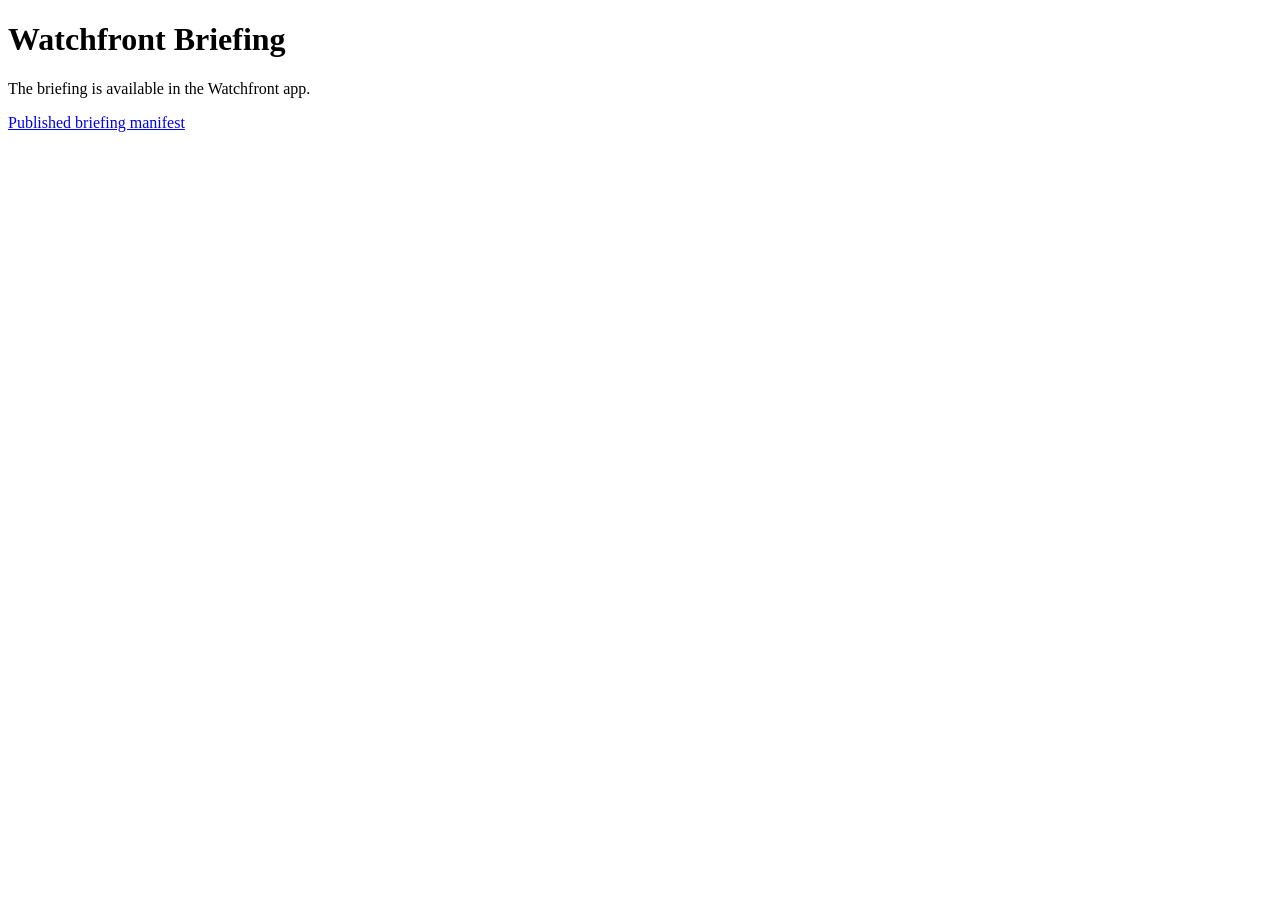
<file: index.html>
<!doctype html><html lang="en"><meta charset="utf-8"><meta name="viewport" content="width=device-width, initial-scale=1"><title>Watchfront Briefing</title><body><h1>Watchfront Briefing</h1><p>The briefing is available in the Watchfront app.</p><p><a href="brief.json">Published briefing manifest</a></p></body></html>
</file>
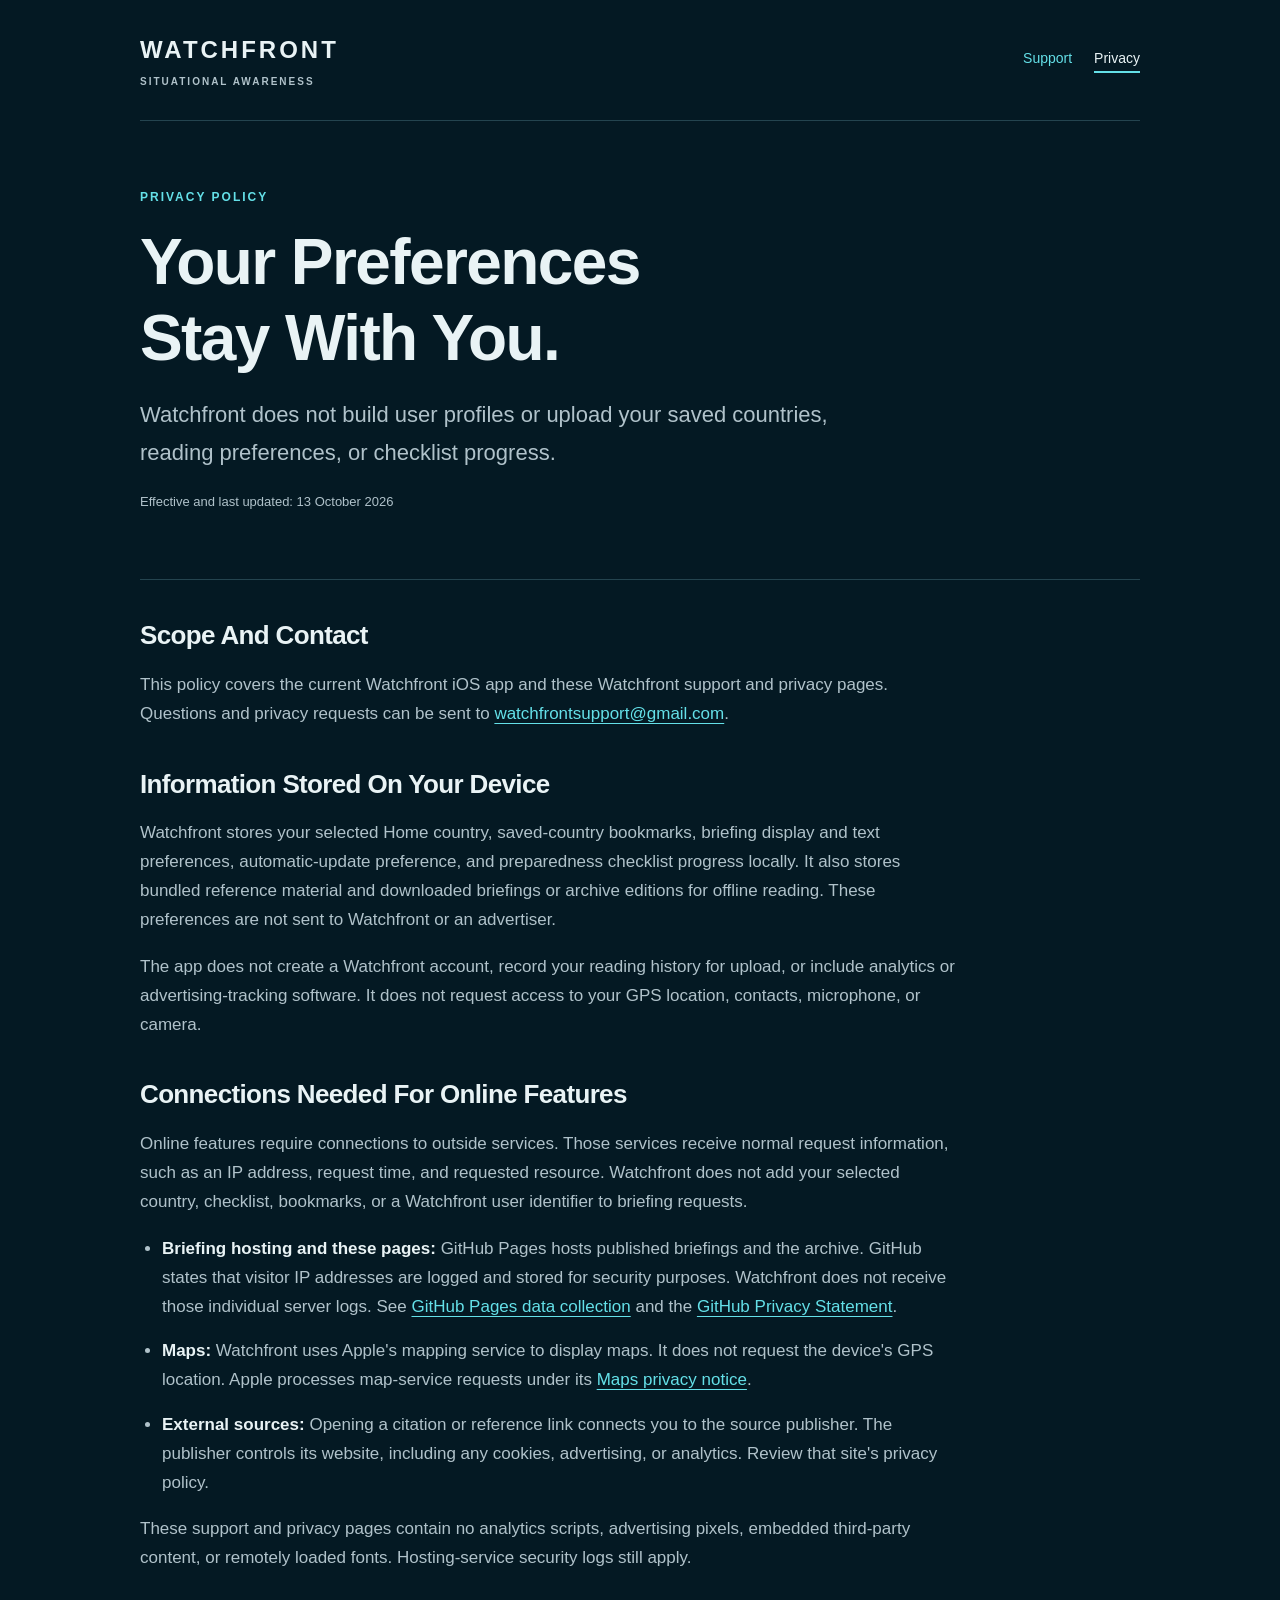
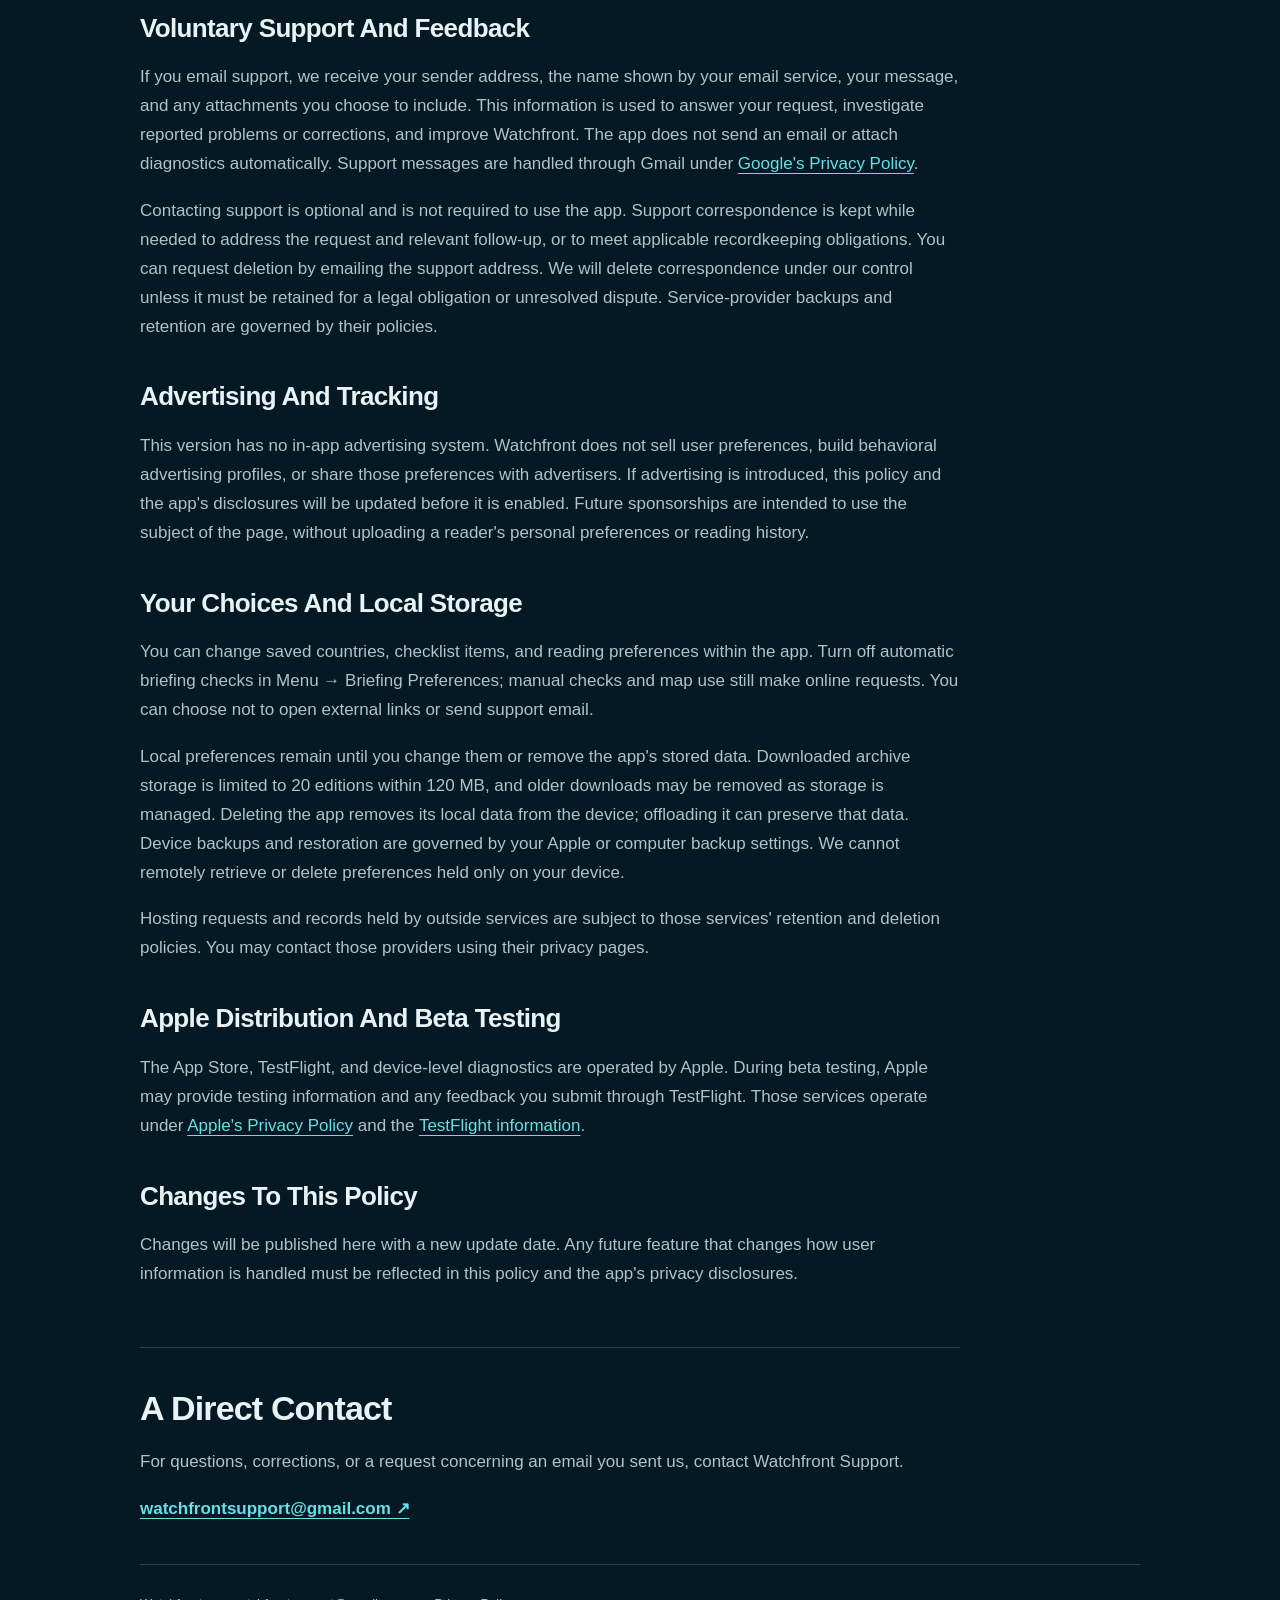
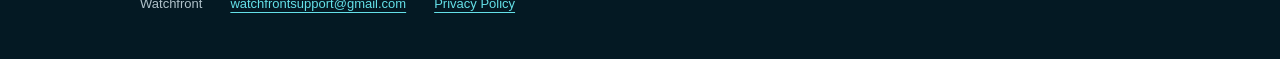
<file: privacy/index.html>
<!doctype html>
<html lang="en"><head><meta charset="utf-8"><meta name="viewport" content="width=device-width, initial-scale=1">
<meta name="description" content="How Watchfront handles local preferences, online services, and voluntary support.">
<meta name="color-scheme" content="dark"><meta name="referrer" content="no-referrer">
<meta http-equiv="Content-Security-Policy" content="default-src 'none'; style-src 'self'; img-src 'self'; base-uri 'none'; form-action 'none'">
<title>Privacy Policy · Watchfront</title><link rel="stylesheet" href="../watchfront-site.css"></head>
<body><a class="skip" href="#content">Skip to content</a>
<header class="header"><a class="brand" href="../support/" aria-label="Watchfront support">WATCHFRONT<span>Situational Awareness</span></a>
<nav aria-label="Main navigation"><a href="../support/" >Support</a><a href="../privacy/" aria-current="page">Privacy</a></nav></header>
<main id="content">
<section class="hero"><p class="eyebrow">Privacy Policy</p><h1>Your Preferences<br>Stay With You.</h1>
<p class="lead">Watchfront does not build user profiles or upload your saved countries, reading preferences, or checklist progress.</p>
<p class="small">Effective and last updated: 13 October 2026</p></section>
<section class="policy" aria-label="Privacy policy details">
<h2>Scope And Contact</h2><p>This policy covers the current Watchfront iOS app and these Watchfront support and privacy pages. Questions and privacy requests can be sent to <a href="mailto:watchfrontsupport@gmail.com">watchfrontsupport@gmail.com</a>.</p>
<h2>Information Stored On Your Device</h2><p>Watchfront stores your selected Home country, saved-country bookmarks, briefing display and text preferences, automatic-update preference, and preparedness checklist progress locally. It also stores bundled reference material and downloaded briefings or archive editions for offline reading. These preferences are not sent to Watchfront or an advertiser.</p>
<p>The app does not create a Watchfront account, record your reading history for upload, or include analytics or advertising-tracking software. It does not request access to your GPS location, contacts, microphone, or camera.</p>
<h2>Connections Needed For Online Features</h2><p>Online features require connections to outside services. Those services receive normal request information, such as an IP address, request time, and requested resource. Watchfront does not add your selected country, checklist, bookmarks, or a Watchfront user identifier to briefing requests.</p>
<ul><li><strong>Briefing hosting and these pages:</strong> GitHub Pages hosts published briefings and the archive. GitHub states that visitor IP addresses are logged and stored for security purposes. Watchfront does not receive those individual server logs. See <a href="https://docs.github.com/en/pages/getting-started-with-github-pages/what-is-github-pages">GitHub Pages data collection</a> and the <a href="https://docs.github.com/en/site-policy/privacy-policies/github-general-privacy-statement">GitHub Privacy Statement</a>.</li>
<li><strong>Maps:</strong> Watchfront uses Apple's mapping service to display maps. It does not request the device's GPS location. Apple processes map-service requests under its <a href="https://www.apple.com/legal/privacy/data/en/apple-maps/">Maps privacy notice</a>.</li>
<li><strong>External sources:</strong> Opening a citation or reference link connects you to the source publisher. The publisher controls its website, including any cookies, advertising, or analytics. Review that site's privacy policy.</li></ul>
<p>These support and privacy pages contain no analytics scripts, advertising pixels, embedded third-party content, or remotely loaded fonts. Hosting-service security logs still apply.</p>
<h2>Voluntary Support And Feedback</h2><p>If you email support, we receive your sender address, the name shown by your email service, your message, and any attachments you choose to include. This information is used to answer your request, investigate reported problems or corrections, and improve Watchfront. The app does not send an email or attach diagnostics automatically. Support messages are handled through Gmail under <a href="https://policies.google.com/privacy">Google's Privacy Policy</a>.</p>
<p>Contacting support is optional and is not required to use the app. Support correspondence is kept while needed to address the request and relevant follow-up, or to meet applicable recordkeeping obligations. You can request deletion by emailing the support address. We will delete correspondence under our control unless it must be retained for a legal obligation or unresolved dispute. Service-provider backups and retention are governed by their policies.</p>
<h2>Advertising And Tracking</h2><p>This version has no in-app advertising system. Watchfront does not sell user preferences, build behavioral advertising profiles, or share those preferences with advertisers. If advertising is introduced, this policy and the app's disclosures will be updated before it is enabled. Future sponsorships are intended to use the subject of the page, without uploading a reader's personal preferences or reading history.</p>
<h2>Your Choices And Local Storage</h2><p>You can change saved countries, checklist items, and reading preferences within the app. Turn off automatic briefing checks in Menu → Briefing Preferences; manual checks and map use still make online requests. You can choose not to open external links or send support email.</p>
<p>Local preferences remain until you change them or remove the app's stored data. Downloaded archive storage is limited to 20 editions within 120 MB, and older downloads may be removed as storage is managed. Deleting the app removes its local data from the device; offloading it can preserve that data. Device backups and restoration are governed by your Apple or computer backup settings. We cannot remotely retrieve or delete preferences held only on your device.</p>
<p>Hosting requests and records held by outside services are subject to those services' retention and deletion policies. You may contact those providers using their privacy pages.</p>
<h2>Apple Distribution And Beta Testing</h2><p>The App Store, TestFlight, and device-level diagnostics are operated by Apple. During beta testing, Apple may provide testing information and any feedback you submit through TestFlight. Those services operate under <a href="https://www.apple.com/legal/privacy/">Apple's Privacy Policy</a> and the <a href="https://testflight.apple.com/">TestFlight information</a>.</p>
<h2>Changes To This Policy</h2><p>Changes will be published here with a new update date. Any future feature that changes how user information is handled must be reflected in this policy and the app's privacy disclosures.</p>
</section><section class="closing"><h2>A Direct Contact</h2><p>For questions, corrections, or a request concerning an email you sent us, contact Watchfront Support.</p><a class="text-link" href="mailto:watchfrontsupport@gmail.com">watchfrontsupport@gmail.com ↗</a></section>
</main>
<footer><span>Watchfront</span><a href="mailto:watchfrontsupport@gmail.com">watchfrontsupport@gmail.com</a><a href="../privacy/">Privacy Policy</a></footer></body></html>
</file>
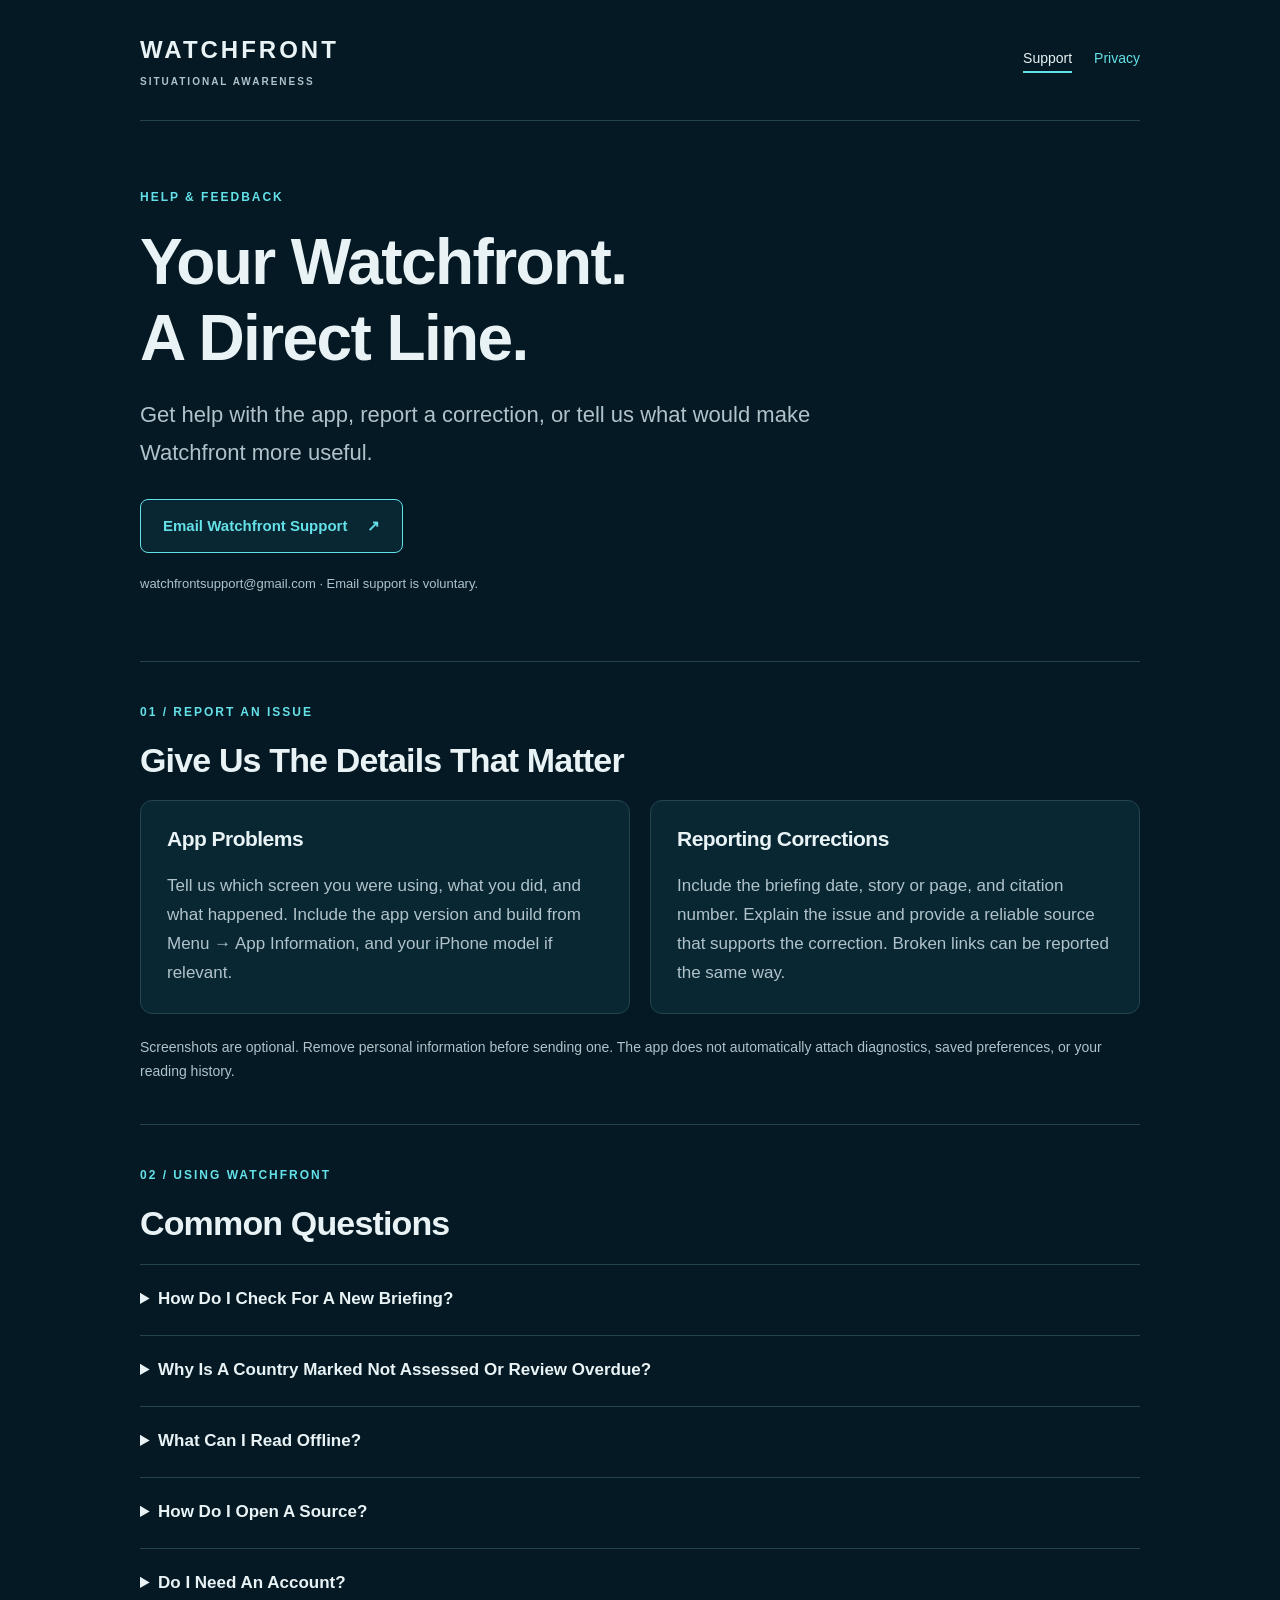
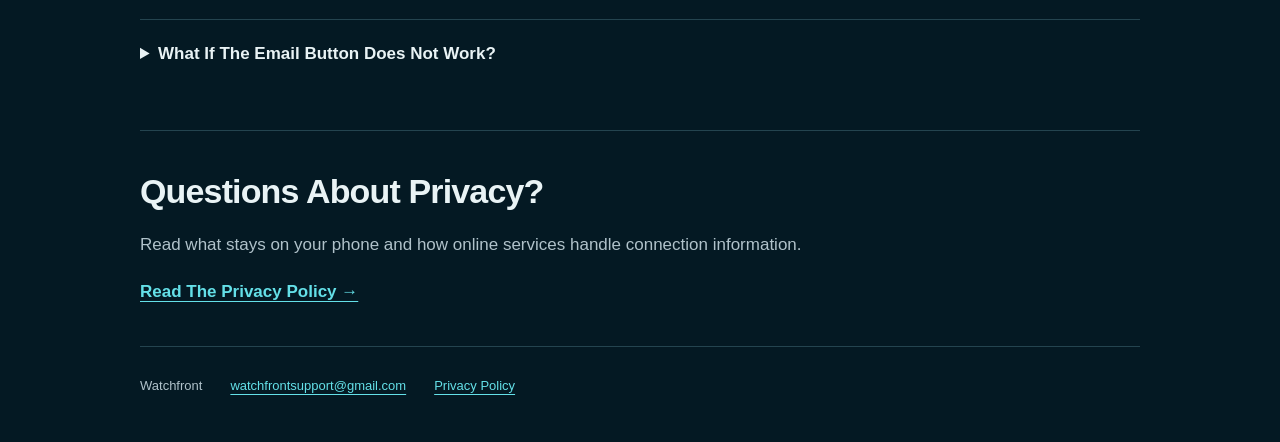
<file: support/index.html>
<!doctype html>
<html lang="en"><head><meta charset="utf-8"><meta name="viewport" content="width=device-width, initial-scale=1">
<meta name="description" content="Help, feedback, and reporting corrections for Watchfront.">
<meta name="color-scheme" content="dark"><meta name="referrer" content="no-referrer">
<meta http-equiv="Content-Security-Policy" content="default-src 'none'; style-src 'self'; img-src 'self'; base-uri 'none'; form-action 'none'">
<title>Support & Feedback · Watchfront</title><link rel="stylesheet" href="../watchfront-site.css"></head>
<body><a class="skip" href="#content">Skip to content</a>
<header class="header"><a class="brand" href="../support/" aria-label="Watchfront support">WATCHFRONT<span>Situational Awareness</span></a>
<nav aria-label="Main navigation"><a href="../support/" aria-current="page">Support</a><a href="../privacy/" >Privacy</a></nav></header>
<main id="content">
<section class="hero"><p class="eyebrow">Help &amp; Feedback</p><h1>Your Watchfront.<br>A Direct Line.</h1>
<p class="lead">Get help with the app, report a correction, or tell us what would make Watchfront more useful.</p>
<a class="button" href="mailto:watchfrontsupport@gmail.com?subject=Watchfront%20Support">Email Watchfront Support <span aria-hidden="true">↗</span></a>
<p class="small">watchfrontsupport@gmail.com · Email support is voluntary.</p></section>
<section aria-labelledby="report"><p class="eyebrow">01 / Report An Issue</p><h2 id="report">Give Us The Details That Matter</h2>
<div class="grid"><article class="card"><h3>App Problems</h3><p>Tell us which screen you were using, what you did, and what happened. Include the app version and build from Menu → App Information, and your iPhone model if relevant.</p></article>
<article class="card"><h3>Reporting Corrections</h3><p>Include the briefing date, story or page, and citation number. Explain the issue and provide a reliable source that supports the correction. Broken links can be reported the same way.</p></article></div>
<p class="note">Screenshots are optional. Remove personal information before sending one. The app does not automatically attach diagnostics, saved preferences, or your reading history.</p></section>
<section aria-labelledby="help"><p class="eyebrow">02 / Using Watchfront</p><h2 id="help">Common Questions</h2>
<details><summary>How Do I Check For A New Briefing?</summary><p>Open Menu → Check For New Briefing, or use the refresh button in Briefing Details. You can turn automatic checks on or off in Menu → Briefing Preferences. An internet connection is needed to download a new edition.</p></details>
<details><summary>Why Is A Country Marked Not Assessed Or Review Overdue?</summary><p>Home indicators need a reviewed assessment for the selected country. Not Assessed means one is unavailable. Review Overdue means the published assessment has passed its review deadline. Neither means the country has a Low risk rating. Map advisory colors and handbook entries are separate from Home indicators.</p></details>
<details><summary>What Can I Read Offline?</summary><p>The bundled or downloaded briefing, bundled handbook, preparedness guides, and saved preferences are available offline. Previously downloaded archive editions can also be read offline. New downloads, external sources, and uncached map imagery need a connection.</p></details>
<details><summary>How Do I Open A Source?</summary><p>Tap a bracketed citation in the brief or reading view. The final briefing page lists the sources. The publisher's website opens online and applies its own privacy practices. If a link fails, send us the edition date and citation number.</p></details>
<details><summary>Do I Need An Account?</summary><p>No Watchfront account is required in this version. Country selections, bookmarks, reading preferences, and checklist progress are saved on your device and are not uploaded to a Watchfront user profile.</p></details>
<details><summary>What If The Email Button Does Not Work?</summary><p>Copy watchfrontsupport@gmail.com into your preferred email app or website. Clicking the button only opens a draft; you choose whether to send it.</p></details></section>
<section class="closing"><h2>Questions About Privacy?</h2><p>Read what stays on your phone and how online services handle connection information.</p><a class="text-link" href="../privacy/">Read The Privacy Policy →</a></section>
</main>
<footer><span>Watchfront</span><a href="mailto:watchfrontsupport@gmail.com">watchfrontsupport@gmail.com</a><a href="../privacy/">Privacy Policy</a></footer></body></html>
</file>
<file: watchfront-site.css>
:root{color-scheme:dark;--bg:#041923;--panel:#092732;--text:#e9f3f5;--muted:#b0c2ca;--accent:#64e0e8;--line:#24444f}
*{box-sizing:border-box}html{scroll-behavior:smooth}body{margin:0;background:var(--bg);color:var(--text);font:17px/1.7 -apple-system,BlinkMacSystemFont,"Segoe UI",sans-serif}
a{color:var(--accent);text-underline-offset:4px;overflow-wrap:anywhere}a:hover{color:#fff}a:focus-visible,summary:focus-visible{outline:3px solid var(--accent);outline-offset:5px;border-radius:3px}
.skip{position:absolute;top:-100px;left:20px;padding:12px;background:var(--panel);z-index:10}.skip:focus{top:12px}
.header,main,footer{width:min(100% - 48px,1000px);margin-inline:auto}.header{display:flex;justify-content:space-between;align-items:center;gap:24px;padding-block:30px;border-bottom:1px solid var(--line)}
.brand{text-decoration:none;color:var(--text);font-size:24px;font-weight:750;letter-spacing:3px}.brand span{display:block;color:var(--muted);font-size:10px;letter-spacing:2px;text-transform:uppercase;margin-top:2px}
nav{display:flex;gap:22px}nav a{text-decoration:none;font-size:14px}nav a[aria-current]{color:var(--text);border-bottom:2px solid var(--accent)}
.hero{padding:66px 0 48px;border-bottom:1px solid var(--line)}.eyebrow{font-size:12px;font-weight:700;letter-spacing:2px;text-transform:uppercase;color:var(--accent);margin:0 0 18px}
h1,h2,h3{line-height:1.18;margin:0 0 20px;letter-spacing:-.025em}h1{font-size:clamp(36px,6vw,64px);max-width:800px;font-weight:750}h2{font-size:clamp(26px,3vw,34px)}h3{font-size:21px}
p{margin:0 0 18px}.lead{max-width:740px;font-size:clamp(18px,2.4vw,22px);color:var(--muted)}.small{font-size:13px;color:var(--muted);margin-top:20px}.button{display:inline-flex;gap:20px;align-items:center;min-height:48px;padding:13px 22px;margin-top:10px;border:1px solid var(--accent);border-radius:8px;background:var(--panel);font-weight:650;text-decoration:none;font-size:15px}
main>section:not(.hero){padding-block:40px;border-bottom:1px solid var(--line)}.grid{display:grid;grid-template-columns:1fr 1fr;gap:20px}.card{padding:26px;background:var(--panel);border:1px solid var(--line);border-radius:12px}.card p{color:var(--muted);margin-bottom:0}.note{margin:22px 0 0;font-size:14px;color:var(--muted)}
details{border-top:1px solid var(--line);padding:20px 0}summary{cursor:pointer;font-weight:650;min-height:30px}details p{color:var(--muted);margin:16px 0 0;max-width:800px}
.policy{max-width:820px}.policy h2{font-size:26px;margin-top:40px}.policy h2:first-child{margin-top:0}.policy p,.policy li{color:var(--muted)}.policy strong{color:var(--text)}.policy li{margin-bottom:16px}.policy ul{padding-left:22px}.text-link{font-weight:650}.closing p{color:var(--muted)}footer{display:flex;flex-wrap:wrap;gap:14px 28px;padding-block:28px 44px;color:var(--muted);font-size:13px}
@media(max-width:600px){.header,main,footer{width:calc(100% - 36px)}.header{align-items:flex-start;gap:14px;padding-block:22px}.brand{font-size:19px;letter-spacing:2px}nav{gap:14px;padding-top:2px}.hero{padding-block:42px 34px}.grid{grid-template-columns:1fr}.card{padding:22px}main>section:not(.hero){padding-block:30px}.button{font-size:14px;gap:12px;padding-inline:16px}footer{flex-direction:column}body{font-size:16px}.policy h2{font-size:24px}}
@media(prefers-reduced-motion:reduce){html{scroll-behavior:auto}}
</file>
